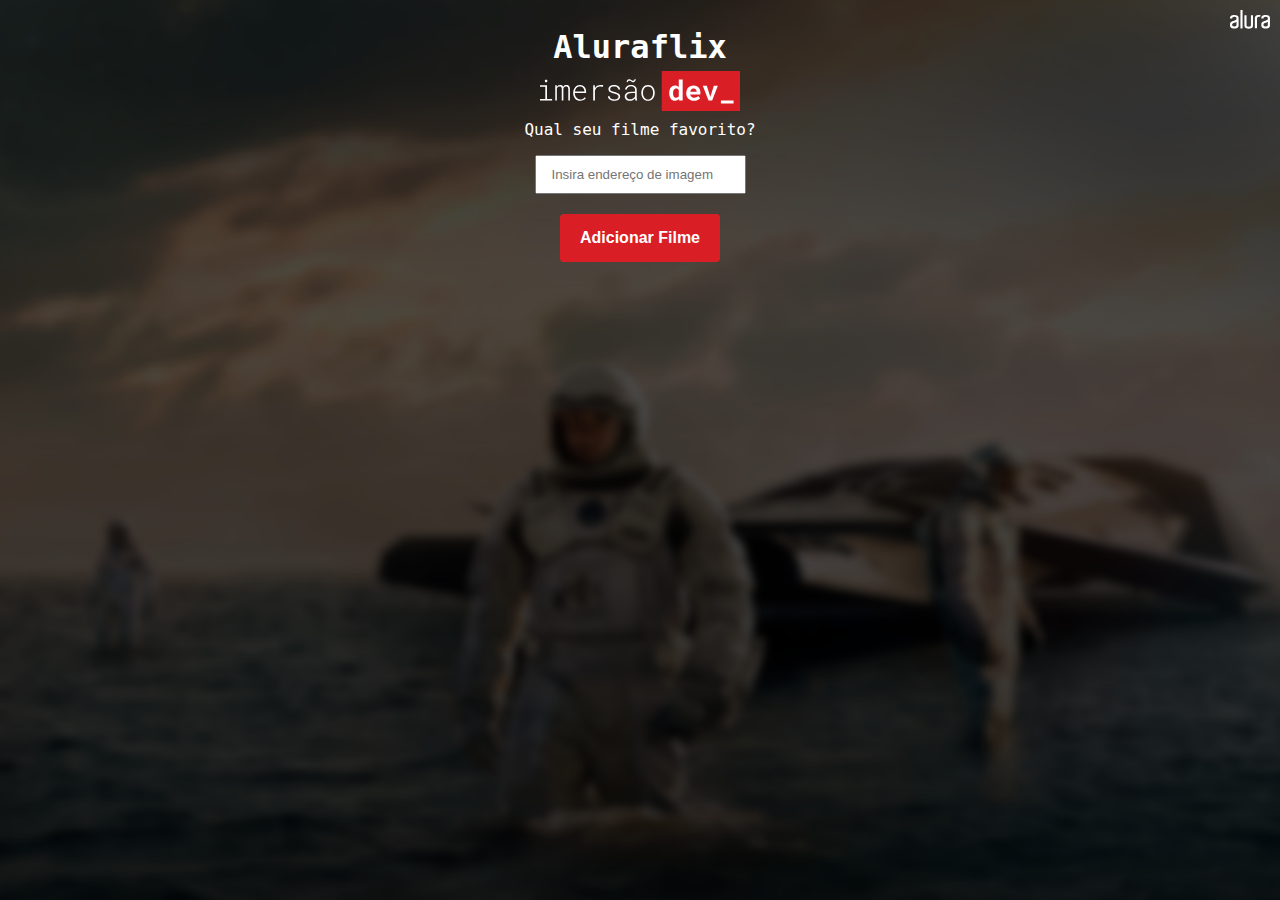
<file: alura_flix/src/views/index.html>
<!DOCTYPE html>
<html lang="pt-br">
<head>
    <link rel="stylesheet" href="../../public/styles/style.css">
    <meta charset="UTF-8">
    <meta http-equiv="X-UA-Compatible" content="IE=edge">
    <meta name="viewport" content="width=device-width, initial-scale=1.0">
    <title>AluraFlix</title>
</head>
<body>
    <div class="container">
        <h1 class="page-title">
            Aluraflix
        </h1>
        <img src="../../public/images/logo-imersao-aluraflix.svg" class="page-logo"
            alt="">
        <p class="page-subtitle">
            Qual seu filme favorito?
        </p>
        <div class="form-wrapper">
            <input type="text" id="filme" name="filme" placeholder="Insira endereço de imagem">
            <button onClick="add_movie()">Adicionar Filme</button>
        </div>
    </div>
    <div id="listaFilmes"></div>
    <a href="https://alura.com.br/" target="_blank">
        <img src="../../public/images/alura-logo.svg" alt="" class="alura-logo">
    </a>

    <script src="../../public/scripts/app.js"></script>
</body>
</html>
</file>
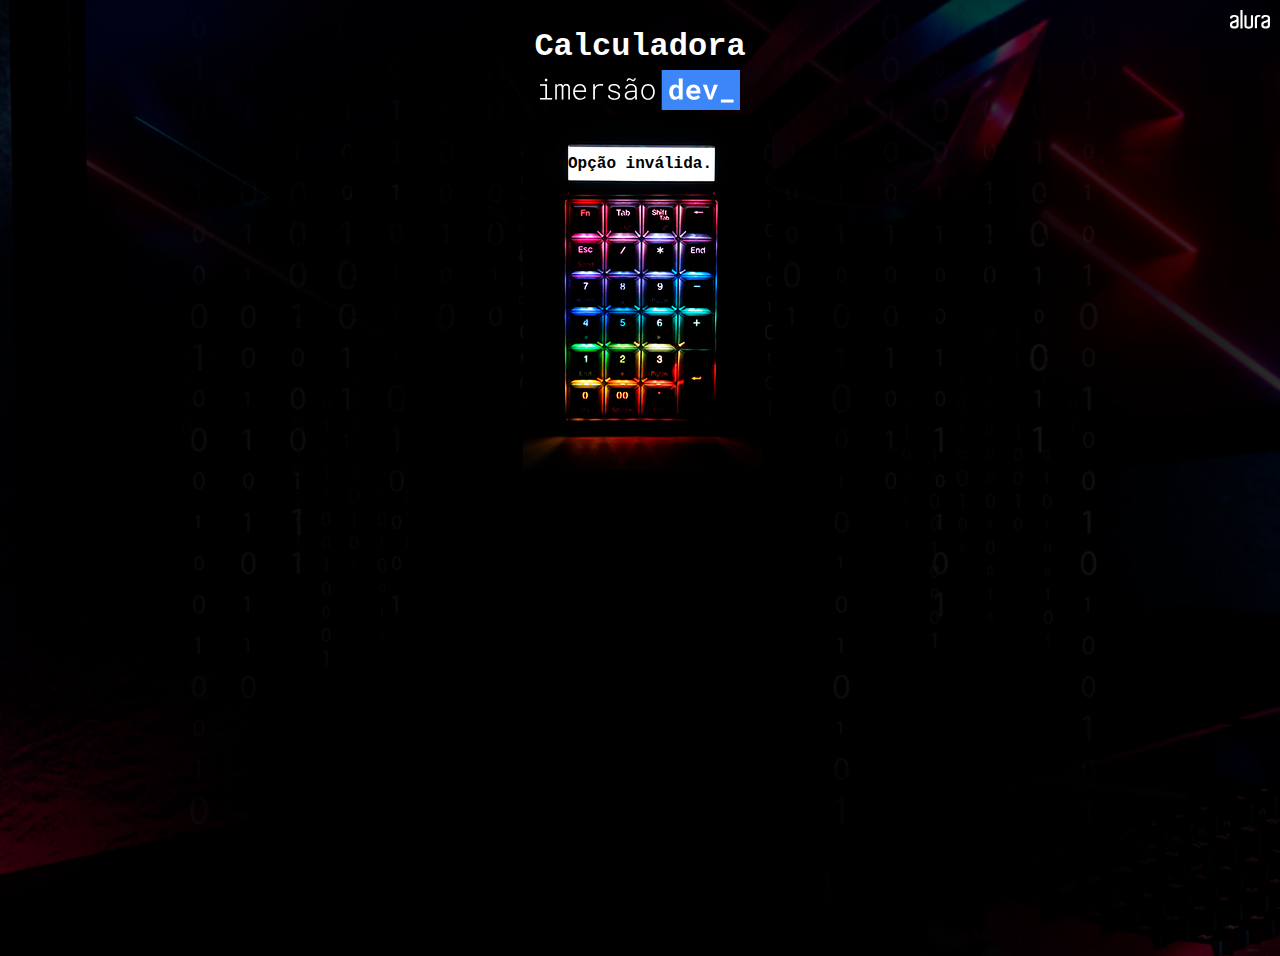
<file: calculadora/src/views/index.html>
<!DOCTYPE html>
<html lang="pt-br">
<head>
    <link rel="stylesheet" href="../../public/styles/style.css">
    <meta charset="UTF-8">
    <meta http-equiv="X-UA-Compatible" content="IE=edge">
    <meta name="viewport" content="width=device-width, initial-scale=1.0">
    <title>Calculadora</title>
</head>
<body>
    
    <div class="container">
        <h1 class="page-title">
            Calculadora
        </h1>
        <img src="../../public/images/logo-imersao-calculadora.svg" class="page-logo"
            alt="">
        <div class="calculadora">
        </div>
    </div>
    <a href="https://alura.com.br/" target="_blank">
        <img src="../../public/images/alura-logo.svg" alt="" class="alura-logo">
    </a>
    <h2></h2>

    <script src="../../public/scripts/app.js"></script>
</body>
</html>
</file>
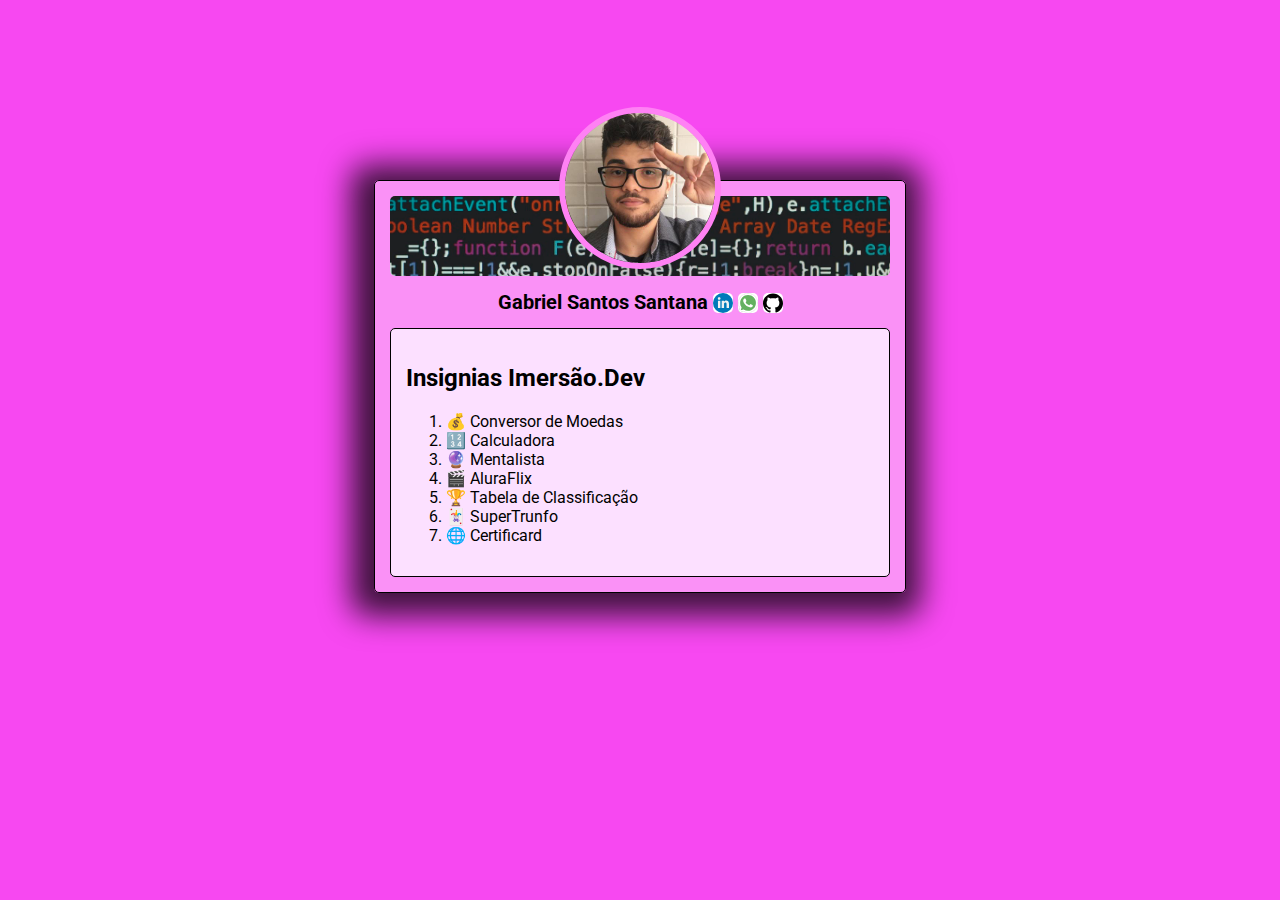
<file: certficard/src/views/index.html>
<!DOCTYPE html>
<html lang="pt-br">
<head>
    <link rel="stylesheet" href="../../public/styles/style.css">
    <link rel="preconnect" href="https://fonts.gstatic.com">
    <link href="https://fonts.googleapis.com/css2?family=Roboto:wght@300;500&display=swap" rel="stylesheet">
    <meta charset="UTF-8">
    <meta http-equiv="X-UA-Compatible" content="IE=edge">
    <meta name="viewport" content="width=device-width, initial-scale=1.0">
    <title>CertfiCard</title>
</head>
<body>
    

<section>
  <header>
    <img src="../../public/images/gabrielssantana.jpg" />
  </header>
  
  <h1>
    Gabriel Santos Santana 
    <a href="https://www.linkedin.com/in/gabriel-santos-santana/"><img src="../../public/images/linkedin.svg"/></a>
    <a href="https://api.whatsapp.com/send?phone=5513996656580"><img src="../../public/images/whatsapp.svg"/></a>
    <a href="https://github.com/gabrielssantana"><img src="../../public/images/github.svg"/></a>
  </h1>
  
  <div>
    
      <h2>
        Insignias Imersão.Dev
      </h2>

      <ol>
        <li><a href="https://codepen.io/gabrielssantana/pen/jOyEGRX">💰 Conversor de Moedas</a></li>
        <li><a href="https://codepen.io/gabrielssantana/pen/Bapyrwv">🔢 Calculadora</a></li>
        <li><a href="https://codepen.io/gabrielssantana/pen/rNjVJVK">🔮 Mentalista</a></li>
        <li><a href="https://codepen.io/gabrielssantana/pen/YzNwMZE">🎬 AluraFlix</a></li>
        <li><a href="https://codepen.io/gabrielssantana/pen/ExZgjrw">🏆 Tabela de Classificação</a></li>
        <li><a href="https://codepen.io/gabrielssantana/pen/dyNWyNR">🃏 SuperTrunfo</a></li>
        <li><a href="https://codepen.io/gabrielssantana/pen/poRPypZ">🌐 Certificard</a></li>
      </ol>
    
  </div>
</section>
</body>
</html>
</file>
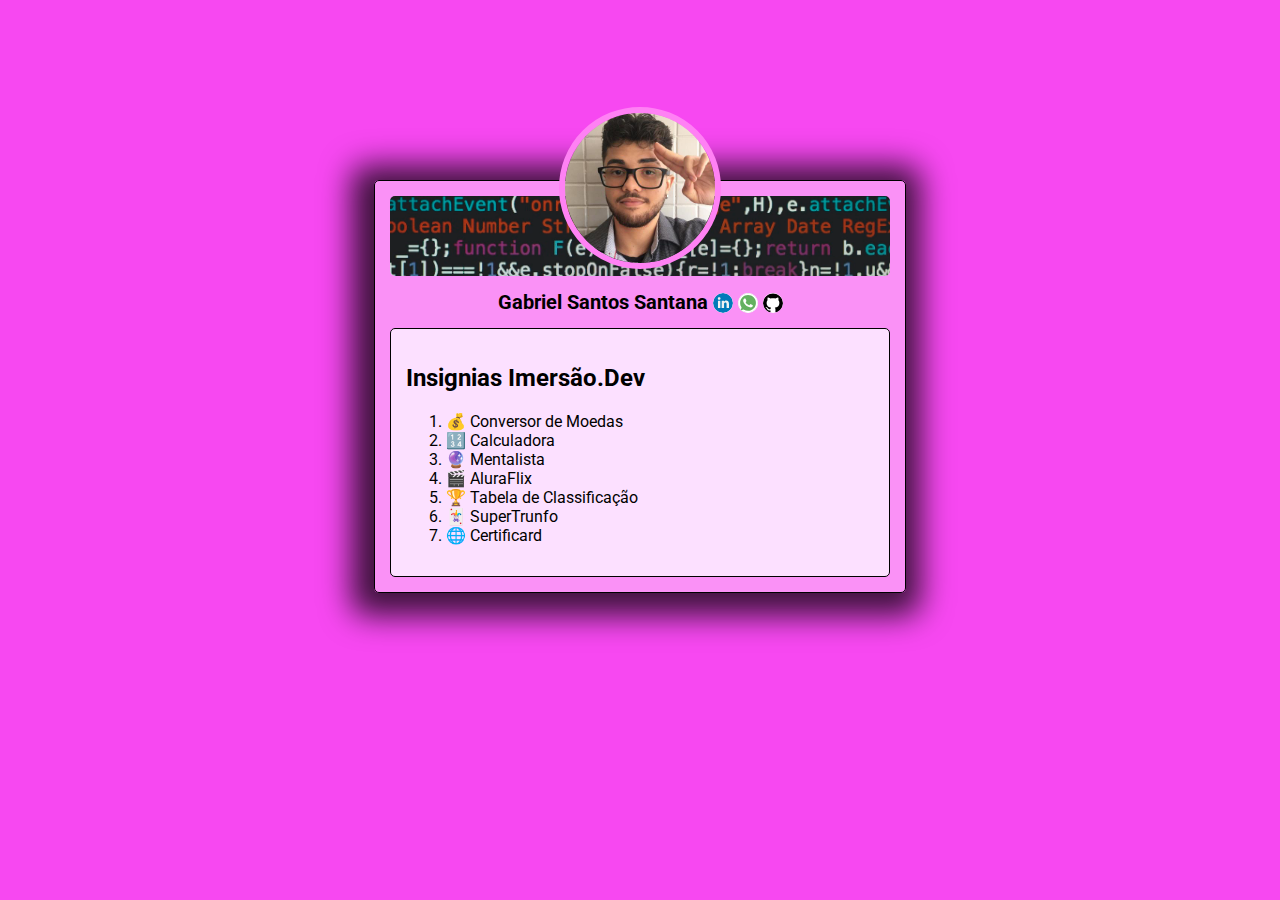
<file: certificard/src/views/index.html>
<!DOCTYPE html>
<html lang="pt-br">
<head>
    <link rel="stylesheet" href="../../public/styles/style.css">
    <link rel="preconnect" href="https://fonts.gstatic.com">
    <link href="https://fonts.googleapis.com/css2?family=Roboto:wght@300;500&display=swap" rel="stylesheet">
    <meta charset="UTF-8">
    <meta http-equiv="X-UA-Compatible" content="IE=edge">
    <meta name="viewport" content="width=device-width, initial-scale=1.0">
    <title>CertfiCard</title>
</head>
<body>
    

<section>
  <header>
    <img src="../../public/images/gabrielssantana.jpg" />
  </header>
  
  <h1>
    Gabriel Santos Santana 
    <a href="https://www.linkedin.com/in/gabriel-santos-santana/"><img src="../../public/images/linkedin.svg"/></a>
    <a href="https://api.whatsapp.com/send?phone=5513996656580"><img src="../../public/images/whatsapp.svg"/></a>
    <a href="https://github.com/gabrielssantana"><img src="../../public/images/github.svg"/></a>
  </h1>
  
  <div>
    
      <h2>
        Insignias Imersão.Dev
      </h2>

      <ol>
        <li><a href="../../../conversor_moedas/src/views/index.html">💰 Conversor de Moedas</a></li>
        <li><a href="../../../calculadora/src/views/index.html">🔢 Calculadora</a></li>
        <li><a href="../../../mentalista/src/views/index.html">🔮 Mentalista</a></li>
        <li><a href="../../../alura_flix/src/views/index.html">🎬 AluraFlix</a></li>
        <li><a href="../../../tabela_de_classificacao/src/views/index.html">🏆 Tabela de Classificação</a></li>
        <li><a href="../../../super_trunfo/src/views/index.html">🃏 SuperTrunfo</a></li>
        <li><a href="../../../certificard/src/views/index.html">🌐 Certificard</a></li>
      </ol>
    
  </div>
</section>
</body>
</html>
</file>
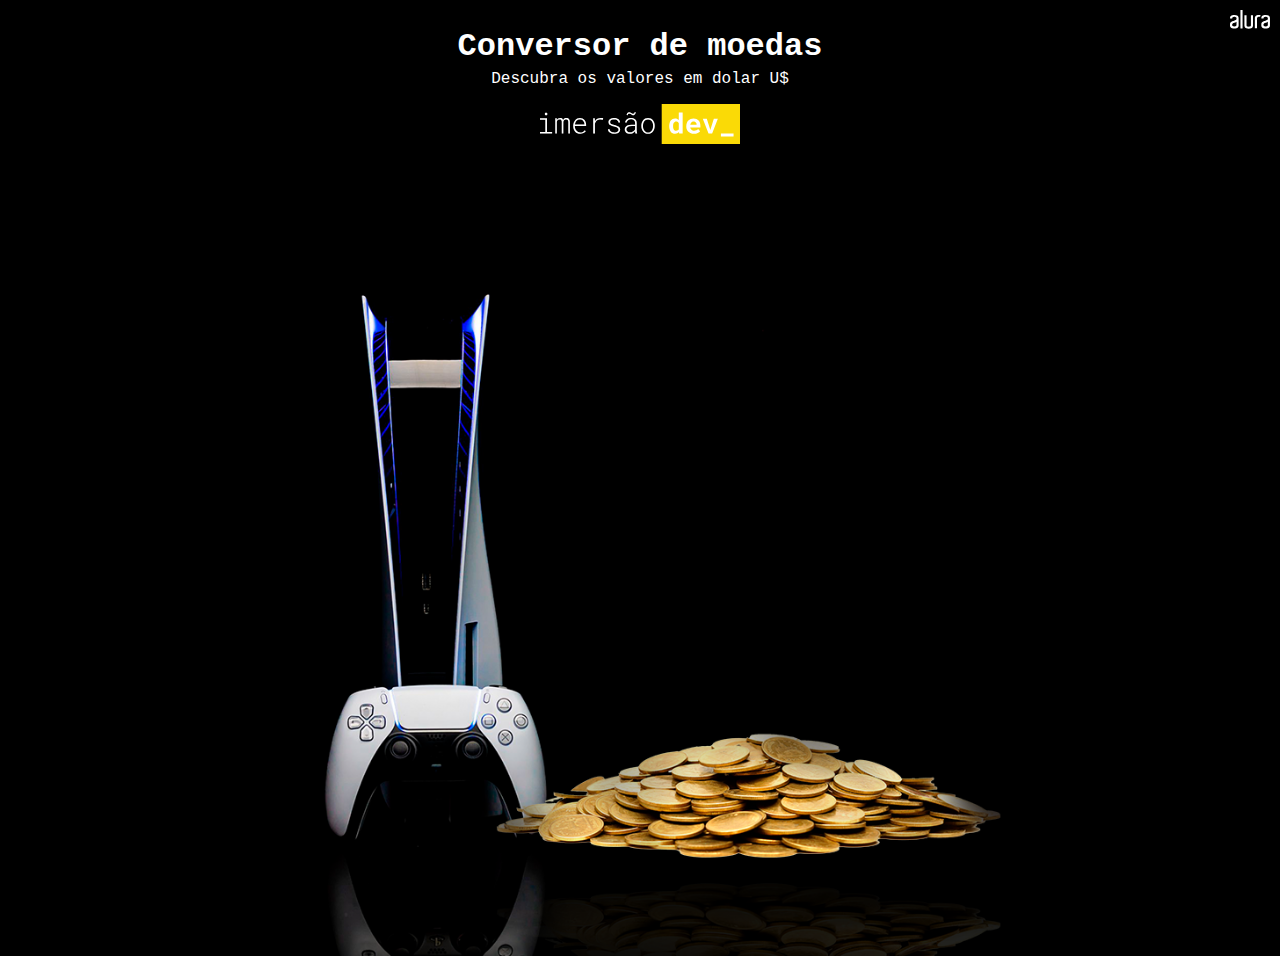
<file: conversor_moedas/src/views/index.html>
<!DOCTYPE html>
<html lang="pt-br">
<head>
    <link rel="stylesheet" href="../../public/styles/style.css">
    <meta charset="UTF-8">
    <meta http-equiv="X-UA-Compatible" content="IE=edge">
    <meta name="viewport" content="width=device-width, initial-scale=1.0">
    <title>Conversor de moedas</title>
</head>
<body>
    
    <div class="container">
        <h1 class="page-title">
          Conversor de moedas
        </h1>
        <p class="page-subtitle">
          Descubra os valores em dolar U$
        </p>
        <img src="../../public/images/logo-imersao-conversor-de-moedas.svg" class="page-logo" alt="">
      </div>
        <a href="https://alura.com.br/" target="_blank">
          <img src="../../public/images/alura-logo.svg" alt="" class="alura-logo">
        </a>

    <script src="../../public/scripts/app.js"></script>
</body>
</html>
</file>
<file: alura_flix/public/styles/style.css>
body {
    font-family: 'Roboto Mono',monospace;
    text-align:center;
    background-image: url(../images/dia-04-aluraflix-e-filmes.png);
    background-color: #000000;
    background-size: cover;
    background-position: center top;
    background-repeat: no-repeat;
  }
  
  .container {
    text-align: center;
    padding: 20px;
  }
  
  .page-title {
    color: #ffffff;
    margin: 0 0 5px;
  }
  
  .page-subtitle {
    color: #ffffff;
    margin-top: 5px;
  }
  
  .page-logo {
    width: 200px;
  }
  
  .alura-logo {
    width: 40px;
    position: absolute;
    top: 10px;
    right:10px;
  }
  
  #listaFilmes img {
    margin: 10px;
  }
  
  .form-wrapper {
    margin: 0 0 15px;
  }
  
  .form-wrapper input {
    display: block;
    margin: 0 auto;
    padding: 10px 15px;
  }
  
  .form-wrapper button {
    border: 0;
    color: #ffffff;
    background: #DA1E26;
    font-weight:bold;
    padding: 15px 20px;
    font-size: 16px;
    border-radius: 4px;
    margin-top: 20px;
    cursor: pointer;
    transition: .3s;
  }
  
  .form-wrapper button:hover {
    opacity:.8;
  }
</file>
<file: calculadora/public/styles/style.css>
body {
    font-family: 'Roboto Mono',monospace;
    min-height: 854px;
    background-image: url('../images/dia-2-calculadora-certa.png');
    background-color: #000000;
    background-size: cover;
    background-position: center top;
    background-repeat: no-repeat;
  }
  
  .container {
    text-align: center;
    padding: 20px;
    height: 100vh;
  }
  
  .page-title {
    color: #ffffff;
    margin: 0 0 5px;
  }
  
  .page-subtitle {
    color: #ffffff;
    margin-top: 5px;
  }
  
  .page-logo {
    width: 200px;
  }
  
  .calculadora {
    width: 264px;
    height:360px;
    background-image: url('../images/dia-2-calculadora-calc.png');
    margin: 0 auto;
    position: relative;
  }
  
  h2 {
    position: absolute;
    font-size:16px;
    font-weight:bold;
    top: 142px;
    left: calc(50% - 72.5px);
    width: 145px;
    text-align:center;
  }
  
  .alura-logo {
    width: 40px;
    position: absolute;
    top: 10px;
    right:10px;
  }
</file>
<file: certficard/public/styles/style.css>
body {
    background-color: #f748f1;
    font-family: 'Roboto', sans-serif;
  }
  
  section {
    box-shadow: -4px 4px 31px 19px rgba(0,0,0,0.75);
  -webkit-box-shadow: -4px 4px 31px 19px rgba(0,0,0,0.75);
  -moz-box-shadow: -4px 4px 31px 19px rgba(0,0,0,0.75);
    margin: auto;
    max-width: 500px;
    margin-top: 180px;
    background-color: rgba(255, 255, 255, 0.4);
    padding: 15px;
    border: 1px solid black;
    border-radius: 5px;
  }
  
  section h1 {
    text-align: center;
    font-size: 20px; 
  }
  
  header {
    background-image: url(../../public/images/photo-1516259762381-22954d7d3ad2.jpg);
    background-size: cover;
    height: 80px;
    border-radius: 5px;
  }
  
  li a{
    text-decoration: none;
    color: black;
  }
  
  li a:visited{
    color: black;
  }
  
  li a:hover{
    background-color: rgba(194,107,188,0.5);
    border-radius: 2px;
  }
  
  a img{
    border-radius: 5px;
    border: none;
    background: white;
    display: inline;
    width: 20px;
    height: 20px;
    transform: translateY(20%)
  }
  
  img {
    display: block;
    margin: auto;
    width: 150px;
    height: 150px;
    border-radius: 50%;
    transform: translateY(-55%);
    border: 6px solid #ff81f4;
  }
  
  div {
    padding: 15px;
    border: 1px solid black;
    background-color: #fce0ff;
    border-radius: 5px;
  }
</file>
<file: certificard/public/styles/style.css>
body {
    background-color: #f748f1;
    font-family: 'Roboto', sans-serif;
  }
  
  section {
    box-shadow: -4px 4px 31px 19px rgba(0,0,0,0.75);
  -webkit-box-shadow: -4px 4px 31px 19px rgba(0,0,0,0.75);
  -moz-box-shadow: -4px 4px 31px 19px rgba(0,0,0,0.75);
    margin: auto;
    max-width: 500px;
    margin-top: 180px;
    background-color: rgba(255, 255, 255, 0.4);
    padding: 15px;
    border: 1px solid black;
    border-radius: 5px;
  }
  
  section h1 {
    text-align: center;
    font-size: 20px; 
  }
  
  header {
    background-image: url(../../public/images/photo-1516259762381-22954d7d3ad2.jpg);
    background-size: cover;
    height: 80px;
    border-radius: 5px;
  }
  
  li a{
    text-decoration: none;
    color: black;
  }
  
  li a:visited{
    color: black;
  }
  
  li a:hover{
    background-color: rgba(194,107,188,0.5);
    border-radius: 2px;
  }
  
  a img{
    border-radius: 50%;
    border: none;
    background: white;
    display: inline;
    width: 20px;
    height: 20px;
    transform: translateY(20%)
  }
  
  img {
    display: block;
    margin: auto;
    width: 150px;
    height: 150px;
    border-radius: 50%;
    transform: translateY(-55%);
    border: 6px solid #ff81f4;
  }
  
  div {
    padding: 15px;
    border: 1px solid black;
    background-color: #fce0ff;
    border-radius: 5px;
  }
</file>
<file: conversor_moedas/public/styles/style.css>
body {
    font-family: 'Roboto Mono',monospace;
    min-height: 400px;
    background-image: url('../images/dia-1-conversor-de-moedas.png');
    background-color: #000000;
    background-size: 100vh;
    background-position: center bottom;
    background-repeat: no-repeat;
  }
  
  .container {
    text-align: center;
    padding: 20px;
    height: 100vh;
  }
  
  .page-title {
    color: #ffffff;
    margin: 0 0 5px;
  }
  
  .page-subtitle {
    color: #ffffff;
    margin-top: 5px;
  }
  
  .page-logo {
    width: 200px;
  }
  
  .alura-logo {
    width: 40px;
    position: absolute;
    top: 10px;
    right:10px;
  }
</file>
